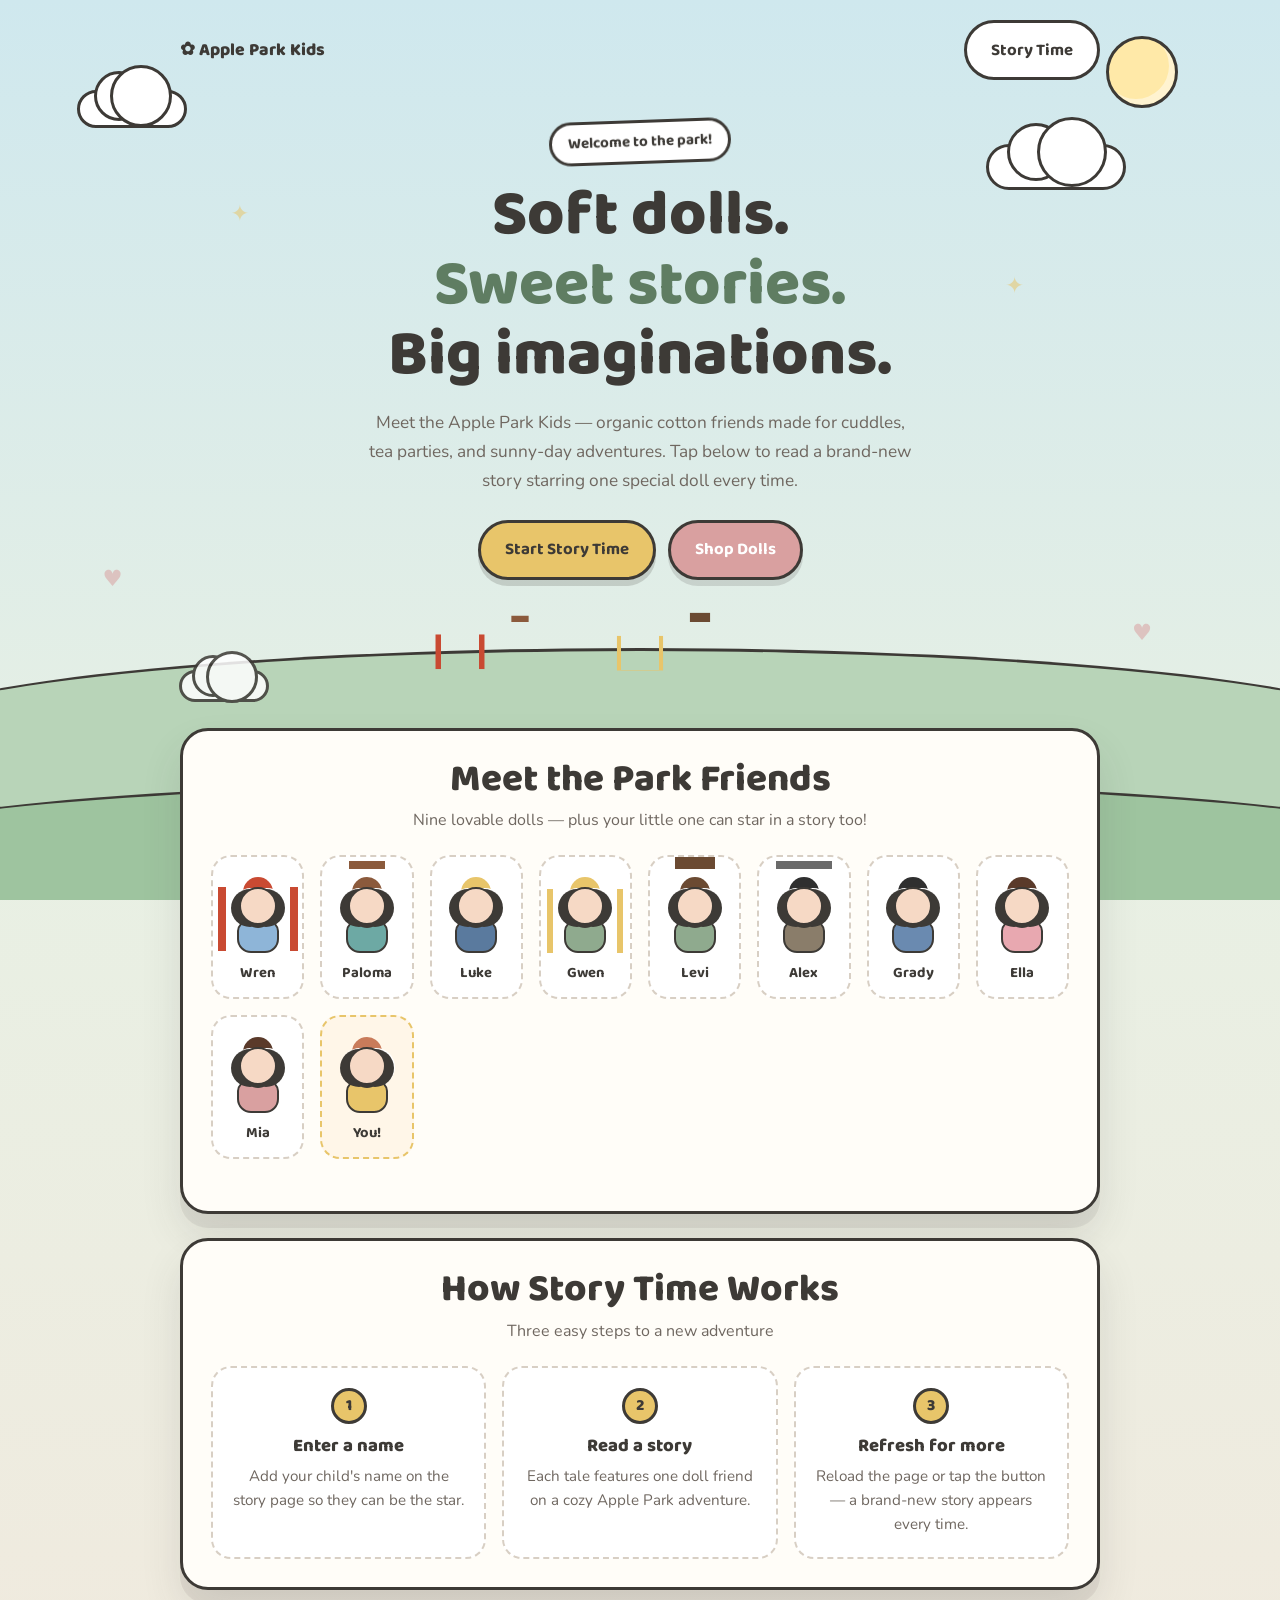
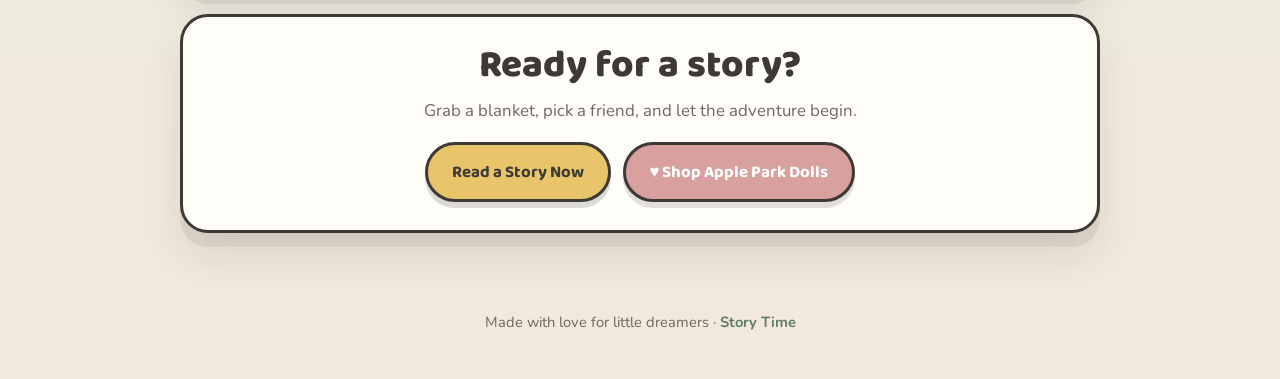
<file: index.html>
<!DOCTYPE html>
<html lang="en">
<head>
  <meta charset="UTF-8">
  <meta name="viewport" content="width=device-width, initial-scale=1.0">
  <title>Apple Park Kids — Welcome</title>
  <link rel="preconnect" href="https://fonts.googleapis.com">
  <link rel="preconnect" href="https://fonts.gstatic.com" crossorigin>
  <link href="https://fonts.googleapis.com/css2?family=Baloo+2:wght@500;600;700;800&family=Nunito:wght@400;600;700&display=swap" rel="stylesheet">
  <link rel="stylesheet" href="styles.css">
</head>
<body>
  <div class="bg-scene" aria-hidden="true">
    <div class="sun"></div>
    <div class="hill hill-back"></div>
    <div class="hill hill-front"></div>
    <div class="cloud cloud-1"></div>
    <div class="cloud cloud-2"></div>
    <div class="cloud cloud-3"></div>
    <div class="doodle doodle-star star-1">✦</div>
    <div class="doodle doodle-star star-2">✦</div>
    <div class="doodle doodle-heart heart-1">♥</div>
    <div class="doodle doodle-heart heart-2">♥</div>
  </div>

  <header class="top-nav">
    <a class="nav-logo" href="index.html">✿ Apple Park Kids</a>
    <a class="btn btn-soft nav-cta" href="story.html">Story Time</a>
  </header>

  <main class="page landing-page">
    <section class="landing-hero">
      <div class="hero-badge">Welcome to the park!</div>
      <h1>Soft dolls.<br><span>Sweet stories.</span><br>Big imaginations.</h1>
      <p class="hero-copy">
        Meet the Apple Park Kids — organic cotton friends made for cuddles,
        tea parties, and sunny-day adventures. Tap below to read a brand-new
        story starring one special doll every time.
      </p>
      <div class="hero-actions">
        <a class="btn btn-primary" href="story.html">Start Story Time</a>
        <a
          class="btn btn-shop"
          href="https://appleparkkids.com/?srsltid=AfmBOoqR38m2IW-x5I55hVAITCQpHzu-LRYU1S2SLIgJCenwOf2YPJiV"
          target="_blank"
          rel="noopener noreferrer"
        >
          Shop Dolls
        </a>
      </div>
      <div class="hero-dolls" aria-hidden="true">
        <div class="mini-doll doll-wren"></div>
        <div class="mini-doll doll-paloma"></div>
        <div class="mini-doll doll-luke"></div>
        <div class="mini-doll doll-gwen"></div>
        <div class="mini-doll doll-levi"></div>
        <div class="mini-doll doll-ella"></div>
        <div class="mini-doll doll-mia"></div>
      </div>
    </section>

    <section class="card friends-section">
      <div class="section-head">
        <h2>Meet the Park Friends</h2>
        <p>Nine lovable dolls — plus your little one can star in a story too!</p>
      </div>

      <div class="friends-grid">
        <div class="friend-card">
          <div class="doll doll-wren" aria-hidden="true"></div>
          <span>Wren</span>
        </div>
        <div class="friend-card">
          <div class="doll doll-paloma" aria-hidden="true"></div>
          <span>Paloma</span>
        </div>
        <div class="friend-card">
          <div class="doll doll-luke" aria-hidden="true"></div>
          <span>Luke</span>
        </div>
        <div class="friend-card">
          <div class="doll doll-gwen" aria-hidden="true"></div>
          <span>Gwen</span>
        </div>
        <div class="friend-card">
          <div class="doll doll-levi" aria-hidden="true"></div>
          <span>Levi</span>
        </div>
        <div class="friend-card">
          <div class="doll doll-alex" aria-hidden="true"></div>
          <span>Alex</span>
        </div>
        <div class="friend-card">
          <div class="doll doll-grady" aria-hidden="true"></div>
          <span>Grady</span>
        </div>
        <div class="friend-card">
          <div class="doll doll-ella" aria-hidden="true"></div>
          <span>Ella</span>
        </div>
        <div class="friend-card">
          <div class="doll doll-mia" aria-hidden="true"></div>
          <span>Mia</span>
        </div>
        <div class="friend-card friend-card-you">
          <div class="doll doll-you" aria-hidden="true"></div>
          <span>You!</span>
        </div>
      </div>
    </section>

    <section class="card steps-section">
      <div class="section-head">
        <h2>How Story Time Works</h2>
        <p>Three easy steps to a new adventure</p>
      </div>

      <ol class="steps-list">
        <li class="step-card">
          <span class="step-num">1</span>
          <h3>Enter a name</h3>
          <p>Add your child's name on the story page so they can be the star.</p>
        </li>
        <li class="step-card">
          <span class="step-num">2</span>
          <h3>Read a story</h3>
          <p>Each tale features one doll friend on a cozy Apple Park adventure.</p>
        </li>
        <li class="step-card">
          <span class="step-num">3</span>
          <h3>Refresh for more</h3>
          <p>Reload the page or tap the button — a brand-new story appears every time.</p>
        </li>
      </ol>
    </section>

    <section class="cta-banner card">
      <h2>Ready for a story?</h2>
      <p>Grab a blanket, pick a friend, and let the adventure begin.</p>
      <div class="hero-actions">
        <a class="btn btn-primary" href="story.html">Read a Story Now</a>
        <a
          class="btn btn-shop"
          href="https://appleparkkids.com/?srsltid=AfmBOoqR38m2IW-x5I55hVAITCQpHzu-LRYU1S2SLIgJCenwOf2YPJiV"
          target="_blank"
          rel="noopener noreferrer"
        >
          ♥ Shop Apple Park Dolls
        </a>
      </div>
    </section>
  </main>

  <footer class="site-footer">
    <p>Made with love for little dreamers · <a href="story.html">Story Time</a></p>
  </footer>
</body>
</html>
</file>
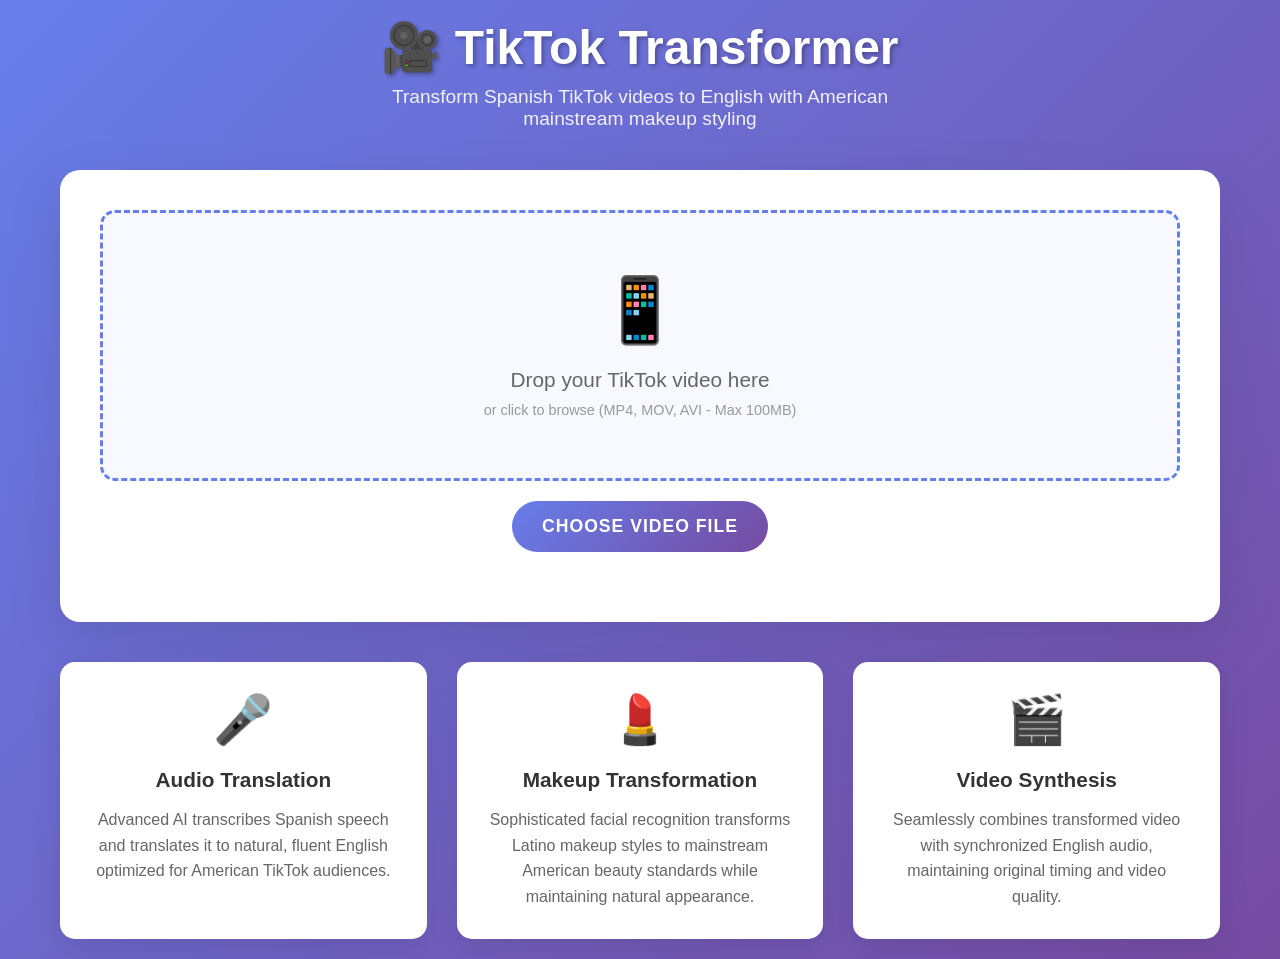
<file: templates/index.html>
<!DOCTYPE html>
<html lang="en">
<head>
    <meta charset="UTF-8">
    <meta name="viewport" content="width=device-width, initial-scale=1.0">
    <title>TikTok Video Translator & Makeup Transformer</title>
    <style>
        * {
            margin: 0;
            padding: 0;
            box-sizing: border-box;
        }

        body {
            font-family: 'Segoe UI', Tahoma, Geneva, Verdana, sans-serif;
            background: linear-gradient(135deg, #667eea 0%, #764ba2 100%);
            min-height: 100vh;
            color: #333;
        }

        .container {
            max-width: 1200px;
            margin: 0 auto;
            padding: 20px;
        }

        .header {
            text-align: center;
            color: white;
            margin-bottom: 40px;
        }

        .header h1 {
            font-size: 3rem;
            margin-bottom: 10px;
            text-shadow: 2px 2px 4px rgba(0,0,0,0.3);
        }

        .header p {
            font-size: 1.2rem;
            opacity: 0.9;
            max-width: 600px;
            margin: 0 auto;
        }

        .main-card {
            background: white;
            border-radius: 20px;
            padding: 40px;
            box-shadow: 0 20px 60px rgba(0,0,0,0.1);
            margin-bottom: 30px;
        }

        .upload-section {
            text-align: center;
            margin-bottom: 30px;
        }

        .upload-area {
            border: 3px dashed #667eea;
            border-radius: 15px;
            padding: 60px 40px;
            background: #f8f9ff;
            cursor: pointer;
            transition: all 0.3s ease;
            margin-bottom: 20px;
        }

        .upload-area:hover {
            border-color: #764ba2;
            background: #f0f2ff;
            transform: translateY(-2px);
        }

        .upload-area.dragover {
            border-color: #4CAF50;
            background: #e8f5e8;
        }

        .upload-icon {
            font-size: 4rem;
            color: #667eea;
            margin-bottom: 20px;
        }

        .upload-text {
            font-size: 1.3rem;
            color: #666;
            margin-bottom: 10px;
        }

        .upload-subtext {
            color: #999;
            font-size: 0.9rem;
        }

        #fileInput {
            display: none;
        }

        .btn {
            background: linear-gradient(135deg, #667eea 0%, #764ba2 100%);
            color: white;
            border: none;
            padding: 15px 30px;
            border-radius: 50px;
            font-size: 1.1rem;
            cursor: pointer;
            transition: all 0.3s ease;
            text-transform: uppercase;
            letter-spacing: 1px;
            font-weight: 600;
        }

        .btn:hover {
            transform: translateY(-2px);
            box-shadow: 0 10px 25px rgba(102, 126, 234, 0.3);
        }

        .btn:disabled {
            opacity: 0.6;
            cursor: not-allowed;
            transform: none;
        }

        .progress-section {
            display: none;
            margin-top: 30px;
        }

        .progress-bar {
            width: 100%;
            height: 20px;
            background: #e0e0e0;
            border-radius: 10px;
            overflow: hidden;
            margin-bottom: 15px;
        }

        .progress-fill {
            height: 100%;
            background: linear-gradient(90deg, #667eea 0%, #764ba2 100%);
            width: 0%;
            transition: width 0.3s ease;
            border-radius: 10px;
        }

        .progress-text {
            text-align: center;
            font-weight: 600;
            color: #666;
        }

        .status-message {
            text-align: center;
            padding: 15px;
            border-radius: 10px;
            margin-top: 20px;
            font-weight: 500;
        }

        .status-success {
            background: #d4edda;
            color: #155724;
            border: 1px solid #c3e6cb;
        }

        .status-error {
            background: #f8d7da;
            color: #721c24;
            border: 1px solid #f5c6cb;
        }

        .status-info {
            background: #cce7ff;
            color: #0c5460;
            border: 1px solid #b8daff;
        }

        .features {
            display: grid;
            grid-template-columns: repeat(auto-fit, minmax(300px, 1fr));
            gap: 30px;
            margin-top: 40px;
        }

        .feature-card {
            background: white;
            border-radius: 15px;
            padding: 30px;
            text-align: center;
            box-shadow: 0 10px 30px rgba(0,0,0,0.1);
            transition: transform 0.3s ease;
        }

        .feature-card:hover {
            transform: translateY(-5px);
        }

        .feature-icon {
            font-size: 3rem;
            margin-bottom: 20px;
        }

        .feature-title {
            font-size: 1.3rem;
            font-weight: 600;
            margin-bottom: 15px;
            color: #333;
        }

        .feature-description {
            color: #666;
            line-height: 1.6;
        }

        .download-section {
            display: none;
            text-align: center;
            margin-top: 30px;
        }

        .loading-spinner {
            border: 4px solid #f3f3f3;
            border-top: 4px solid #667eea;
            border-radius: 50%;
            width: 50px;
            height: 50px;
            animation: spin 1s linear infinite;
            margin: 20px auto;
        }

        @keyframes spin {
            0% { transform: rotate(0deg); }
            100% { transform: rotate(360deg); }
        }

        .video-preview {
            max-width: 100%;
            border-radius: 10px;
            margin: 20px 0;
        }

        @media (max-width: 768px) {
            .header h1 {
                font-size: 2rem;
            }
            
            .main-card {
                padding: 20px;
            }
            
            .upload-area {
                padding: 40px 20px;
            }
        }
    </style>
</head>
<body>
    <div class="container">
        <div class="header">
            <h1>🎥 TikTok Transformer</h1>
            <p>Transform Spanish TikTok videos to English with American mainstream makeup styling</p>
        </div>

        <div class="main-card">
            <div class="upload-section">
                <div class="upload-area" id="uploadArea">
                    <div class="upload-icon">📱</div>
                    <div class="upload-text">Drop your TikTok video here</div>
                    <div class="upload-subtext">or click to browse (MP4, MOV, AVI - Max 100MB)</div>
                </div>
                <input type="file" id="fileInput" accept="video/*">
                <button class="btn" id="uploadBtn" onclick="selectFile()">Choose Video File</button>
            </div>

            <div class="progress-section" id="progressSection">
                <div class="progress-bar">
                    <div class="progress-fill" id="progressFill"></div>
                </div>
                <div class="progress-text" id="progressText">0%</div>
                <div class="loading-spinner"></div>
                <div id="statusMessage" class="status-message status-info">
                    Processing your video...
                </div>
            </div>

            <div class="download-section" id="downloadSection">
                <h3>🎉 Your video is ready!</h3>
                <button class="btn" id="downloadBtn" onclick="downloadVideo()">Download Transformed Video</button>
            </div>
        </div>

        <div class="features">
            <div class="feature-card">
                <div class="feature-icon">🎤</div>
                <div class="feature-title">Audio Translation</div>
                <div class="feature-description">
                    Advanced AI transcribes Spanish speech and translates it to natural, fluent English optimized for American TikTok audiences.
                </div>
            </div>
            
            <div class="feature-card">
                <div class="feature-icon">💄</div>
                <div class="feature-title">Makeup Transformation</div>
                <div class="feature-description">
                    Sophisticated facial recognition transforms Latino makeup styles to mainstream American beauty standards while maintaining natural appearance.
                </div>
            </div>
            
            <div class="feature-card">
                <div class="feature-icon">🎬</div>
                <div class="feature-title">Video Synthesis</div>
                <div class="feature-description">
                    Seamlessly combines transformed video with synchronized English audio, maintaining original timing and video quality.
                </div>
            </div>
        </div>
    </div>

    <script>
        let currentJobId = null;
        
        // File upload handling
        const uploadArea = document.getElementById('uploadArea');
        const fileInput = document.getElementById('fileInput');
        const uploadBtn = document.getElementById('uploadBtn');
        const progressSection = document.getElementById('progressSection');
        const downloadSection = document.getElementById('downloadSection');
        
        // Drag and drop functionality
        uploadArea.addEventListener('dragover', (e) => {
            e.preventDefault();
            uploadArea.classList.add('dragover');
        });
        
        uploadArea.addEventListener('dragleave', () => {
            uploadArea.classList.remove('dragover');
        });
        
        uploadArea.addEventListener('drop', (e) => {
            e.preventDefault();
            uploadArea.classList.remove('dragover');
            const files = e.dataTransfer.files;
            if (files.length > 0) {
                handleFileUpload(files[0]);
            }
        });
        
        uploadArea.addEventListener('click', selectFile);
        
        fileInput.addEventListener('change', (e) => {
            if (e.target.files.length > 0) {
                handleFileUpload(e.target.files[0]);
            }
        });
        
        function selectFile() {
            fileInput.click();
        }
        
        function handleFileUpload(file) {
            // Validate file
            if (!file.type.startsWith('video/')) {
                showStatusMessage('Please select a valid video file.', 'error');
                return;
            }
            
            if (file.size > 100 * 1024 * 1024) { // 100MB
                showStatusMessage('File size must be less than 100MB.', 'error');
                return;
            }
            
            // Upload file
            uploadVideo(file);
        }
        
        function uploadVideo(file) {
            const formData = new FormData();
            formData.append('video', file);
            
            // Show progress section
            progressSection.style.display = 'block';
            downloadSection.style.display = 'none';
            uploadBtn.disabled = true;
            
            showStatusMessage('Uploading video...', 'info');
            
            fetch('/upload', {
                method: 'POST',
                body: formData
            })
            .then(response => response.json())
            .then(data => {
                if (data.job_id) {
                    currentJobId = data.job_id;
                    showStatusMessage('Upload successful! Starting processing...', 'info');
                    monitorProgress();
                } else {
                    throw new Error(data.error || 'Upload failed');
                }
            })
            .catch(error => {
                showStatusMessage('Upload failed: ' + error.message, 'error');
                resetUI();
            });
        }
        
        function monitorProgress() {
            if (!currentJobId) return;
            
            fetch(`/status/${currentJobId}`)
            .then(response => response.json())
            .then(data => {
                updateProgress(data.progress || 0);
                showStatusMessage(data.message || 'Processing...', 'info');
                
                if (data.status === 'completed') {
                    showStatusMessage('Processing completed successfully!', 'success');
                    showDownloadSection();
                } else if (data.status === 'error') {
                    showStatusMessage('Error: ' + data.message, 'error');
                    resetUI();
                } else {
                    // Continue monitoring
                    setTimeout(monitorProgress, 2000);
                }
            })
            .catch(error => {
                showStatusMessage('Error checking status: ' + error.message, 'error');
                resetUI();
            });
        }
        
        function updateProgress(percentage) {
            const progressFill = document.getElementById('progressFill');
            const progressText = document.getElementById('progressText');
            
            progressFill.style.width = percentage + '%';
            progressText.textContent = Math.round(percentage) + '%';
        }
        
        function showStatusMessage(message, type) {
            const statusMessage = document.getElementById('statusMessage');
            statusMessage.textContent = message;
            statusMessage.className = `status-message status-${type}`;
        }
        
        function showDownloadSection() {
            downloadSection.style.display = 'block';
            document.querySelector('.loading-spinner').style.display = 'none';
        }
        
        function downloadVideo() {
            if (!currentJobId) return;
            
            window.open(`/download/${currentJobId}`, '_blank');
        }
        
        function resetUI() {
            uploadBtn.disabled = false;
            progressSection.style.display = 'none';
            downloadSection.style.display = 'none';
            currentJobId = null;
        }
    </script>
</body>
</html>
</file>
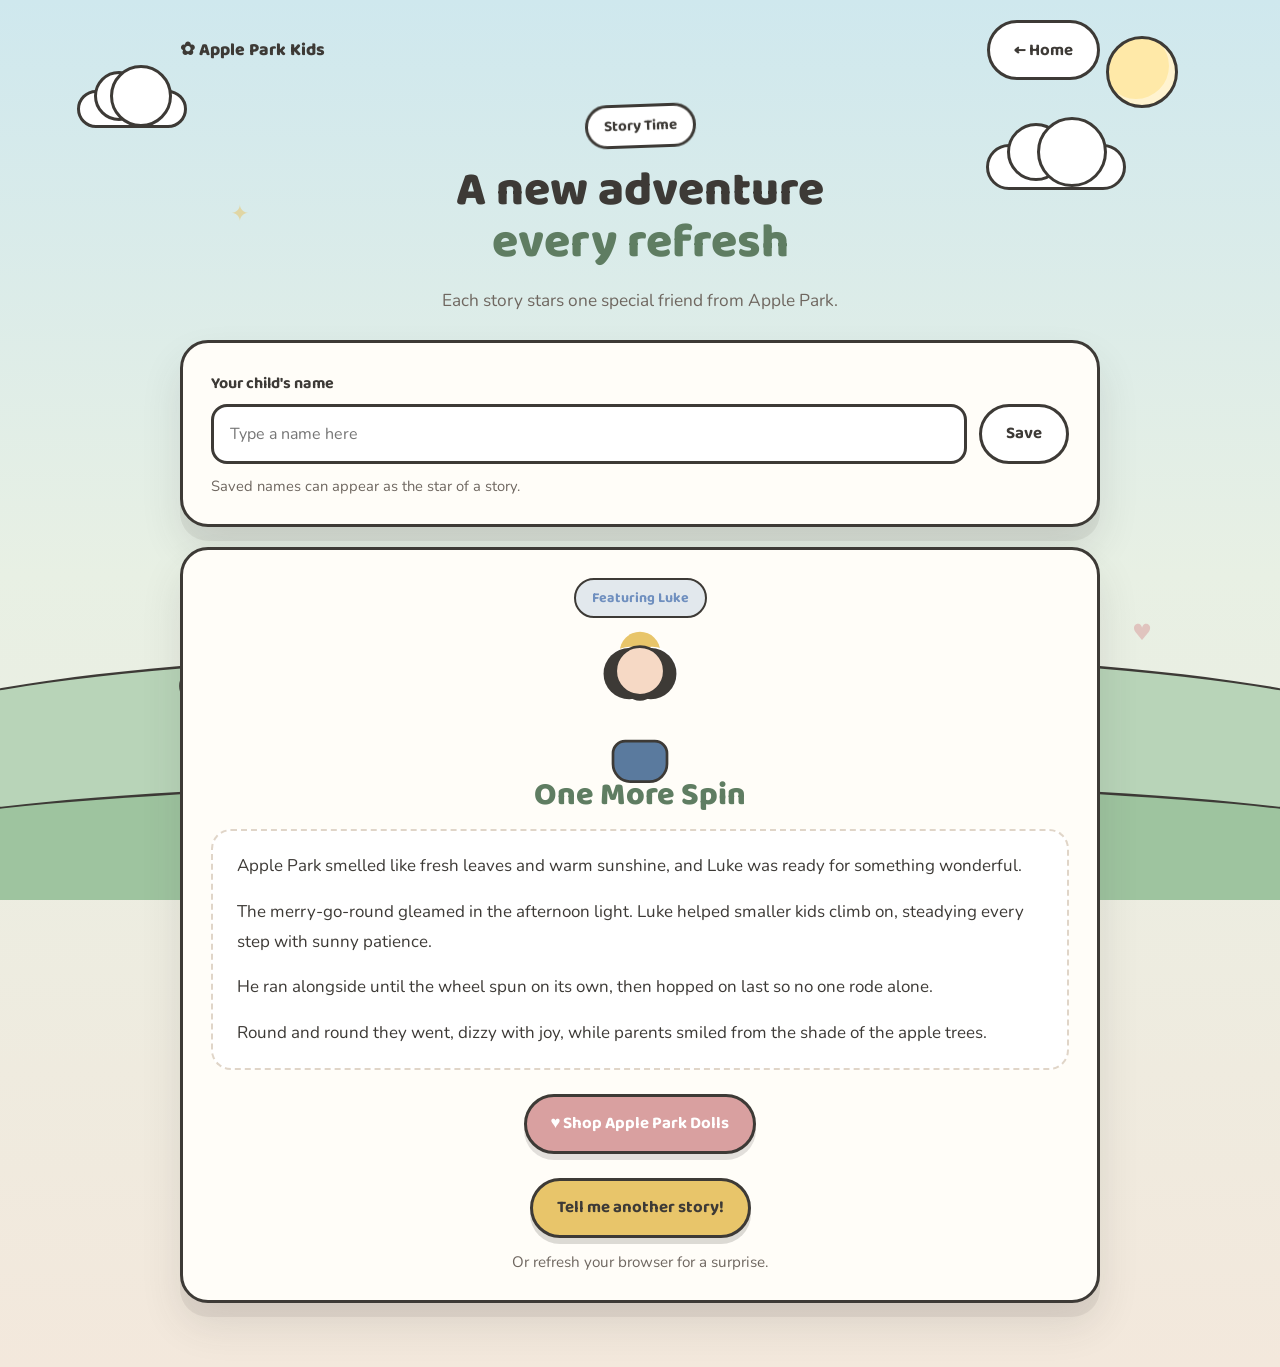
<file: story.html>
<!DOCTYPE html>
<html lang="en">
<head>
  <meta charset="UTF-8">
  <meta name="viewport" content="width=device-width, initial-scale=1.0">
  <title>Apple Park Kids — Story Time</title>
  <link rel="preconnect" href="https://fonts.googleapis.com">
  <link rel="preconnect" href="https://fonts.gstatic.com" crossorigin>
  <link href="https://fonts.googleapis.com/css2?family=Baloo+2:wght@500;600;700;800&family=Nunito:wght@400;600;700&display=swap" rel="stylesheet">
  <link rel="stylesheet" href="styles.css">
</head>
<body>
  <div class="bg-scene" aria-hidden="true">
    <div class="sun"></div>
    <div class="hill hill-back"></div>
    <div class="hill hill-front"></div>
    <div class="cloud cloud-1"></div>
    <div class="cloud cloud-2"></div>
    <div class="cloud cloud-3"></div>
    <div class="doodle doodle-star star-1">✦</div>
    <div class="doodle doodle-heart heart-1">♥</div>
  </div>

  <header class="top-nav">
    <a class="nav-logo" href="index.html">✿ Apple Park Kids</a>
    <a class="btn btn-soft nav-cta" href="index.html">← Home</a>
  </header>

  <main class="page">
    <header class="story-header">
      <div class="hero-badge">Story Time</div>
      <h1>A new adventure<br><span>every refresh</span></h1>
      <p class="hero-copy">Each story stars one special friend from Apple Park.</p>
    </header>

    <section class="card settings">
      <label for="child-name">Your child's name</label>
      <div class="name-row">
        <input id="child-name" type="text" placeholder="Type a name here" maxlength="24" autocomplete="off">
        <button id="save-name" type="button" class="btn btn-soft">Save</button>
      </div>
      <p class="hint">Saved names can appear as the star of a story.</p>
    </section>

    <section class="story-section card" aria-live="polite">
      <article id="story-card" class="story-card">
        <div class="character-badge" id="character-badge"></div>
        <div class="story-doll-wrap">
          <div id="story-doll" class="doll" aria-hidden="true"></div>
        </div>
        <h2 id="story-title"></h2>
        <div id="story-body" class="story-body"></div>
        <div class="story-shop">
          <a
            href="https://appleparkkids.com/?srsltid=AfmBOoqR38m2IW-x5I55hVAITCQpHzu-LRYU1S2SLIgJCenwOf2YPJiV"
            target="_blank"
            rel="noopener noreferrer"
            class="btn btn-shop"
          >
            ♥ Shop Apple Park Dolls
          </a>
        </div>
      </article>

      <footer class="footer">
        <button id="refresh-btn" type="button" class="btn btn-primary">Tell me another story!</button>
        <p class="footer-note">Or refresh your browser for a surprise.</p>
      </footer>
    </section>
  </main>

  <script src="story.js"></script>
</body>
</html>
</file>
<file: styles.css>
:root {
  --cream: #fff8ef;
  --paper: #fffdf8;
  --ink: #3d3a36;
  --muted: #6f6760;
  --sage: #8faa8e;
  --sage-dark: #5f7d62;
  --teal: #6da9a4;
  --dusty-rose: #d9a0a0;
  --rust: #c97b5a;
  --mustard: #e8c56a;
  --sky: #cfe8ee;
  --outline: #3d3a36;
  --card-shadow: 0 14px 0 rgba(61, 58, 54, 0.08), 0 22px 40px rgba(61, 58, 54, 0.12);
  --radius: 28px;
  --stroke: 3px;
}

* {
  box-sizing: border-box;
}

html {
  scroll-behavior: smooth;
}

body {
  margin: 0;
  min-height: 100vh;
  font-family: "Nunito", system-ui, sans-serif;
  color: var(--ink);
  background: linear-gradient(180deg, var(--sky) 0%, #e8f0e4 42%, #f3e8dc 100%);
  overflow-x: hidden;
}

.bg-scene {
  position: fixed;
  inset: 0;
  pointer-events: none;
  overflow: hidden;
}

.sun {
  position: absolute;
  top: 4%;
  right: 8%;
  width: 72px;
  height: 72px;
  border-radius: 50%;
  background: #ffe9a8;
  border: var(--stroke) solid var(--outline);
  box-shadow: inset -6px -6px 0 rgba(255, 255, 255, 0.45);
}

.hill {
  position: absolute;
  left: -10%;
  width: 120%;
  border-radius: 50% 50% 0 0;
  border: var(--stroke) solid var(--outline);
  border-bottom: none;
}

.hill-back {
  bottom: 8%;
  height: 180px;
  background: #b8d4b8;
}

.hill-front {
  bottom: 0;
  height: 120px;
  background: #9ec49f;
}

.cloud {
  position: absolute;
  background: #fff;
  border: var(--stroke) solid var(--outline);
  border-radius: 999px;
}

.cloud::before,
.cloud::after {
  content: "";
  position: absolute;
  background: inherit;
  border: inherit;
  border-radius: 50%;
}

.cloud-1 {
  width: 110px;
  height: 38px;
  top: 10%;
  left: 6%;
}

.cloud-1::before {
  width: 44px;
  height: 44px;
  top: -22px;
  left: 14px;
}

.cloud-1::after {
  width: 56px;
  height: 56px;
  top: -28px;
  right: 12px;
}

.cloud-2 {
  width: 140px;
  height: 46px;
  top: 16%;
  right: 12%;
}

.cloud-2::before {
  width: 52px;
  height: 52px;
  top: -24px;
  left: 18px;
}

.cloud-2::after {
  width: 64px;
  height: 64px;
  top: -30px;
  right: 16px;
}

.cloud-3 {
  width: 90px;
  height: 32px;
  bottom: 22%;
  left: 14%;
  opacity: 0.85;
}

.cloud-3::before {
  width: 36px;
  height: 36px;
  top: -18px;
  left: 10px;
}

.cloud-3::after {
  width: 46px;
  height: 46px;
  top: -22px;
  right: 8px;
}

.doodle {
  position: absolute;
  font-size: 1.4rem;
  opacity: 0.55;
  animation: float 4s ease-in-out infinite;
}

.doodle-star {
  color: var(--mustard);
}

.doodle-heart {
  color: var(--dusty-rose);
}

.star-1 { top: 22%; left: 18%; animation-delay: 0s; }
.star-2 { top: 30%; right: 20%; animation-delay: 1.2s; }
.heart-1 { bottom: 28%; right: 10%; animation-delay: 0.6s; }
.heart-2 { bottom: 34%; left: 8%; animation-delay: 1.8s; }

@keyframes float {
  0%, 100% { transform: translateY(0) rotate(-6deg); }
  50% { transform: translateY(-8px) rotate(6deg); }
}

.top-nav {
  position: relative;
  z-index: 2;
  display: flex;
  align-items: center;
  justify-content: space-between;
  width: min(920px, calc(100% - 2rem));
  margin: 0 auto;
  padding: 1.25rem 0 0;
}

.nav-logo {
  font-family: "Baloo 2", cursive;
  font-weight: 800;
  font-size: 1.1rem;
  color: var(--ink);
  text-decoration: none;
}

.nav-cta {
  padding: 0.55rem 1.1rem;
  font-size: 0.95rem;
}

.page {
  position: relative;
  z-index: 1;
  width: min(920px, calc(100% - 2rem));
  margin: 0 auto;
  padding: 1.5rem 0 4rem;
}

.landing-page .landing-hero {
  padding-top: 1rem;
}

.hero-actions {
  display: flex;
  flex-wrap: wrap;
  justify-content: center;
  gap: 0.75rem;
}

.steps-section {
  margin-top: 1.5rem;
}

.steps-list {
  list-style: none;
  margin: 0;
  padding: 0;
  display: grid;
  grid-template-columns: repeat(auto-fit, minmax(200px, 1fr));
  gap: 1rem;
}

.step-card {
  background: #fff;
  border: 2px dashed #d8cfc4;
  border-radius: 20px;
  padding: 1.25rem;
  text-align: center;
}

.step-num {
  display: inline-flex;
  align-items: center;
  justify-content: center;
  width: 36px;
  height: 36px;
  border: var(--stroke) solid var(--outline);
  border-radius: 50%;
  background: var(--mustard);
  font-family: "Baloo 2", cursive;
  font-weight: 800;
  margin-bottom: 0.75rem;
}

.step-card h3 {
  margin: 0 0 0.5rem;
  font-size: 1.15rem;
}

.step-card p {
  margin: 0;
  font-size: 0.95rem;
  line-height: 1.6;
  color: var(--muted);
}

.cta-banner {
  margin-top: 1.5rem;
  text-align: center;
}

.cta-banner h2 {
  margin: 0;
  font-size: clamp(1.8rem, 4vw, 2.4rem);
}

.cta-banner p {
  margin: 0.75rem 0 1.25rem;
  color: var(--muted);
  font-size: 1.05rem;
}

.site-footer {
  position: relative;
  z-index: 1;
  text-align: center;
  padding: 0 1rem 2rem;
  color: var(--muted);
  font-size: 0.92rem;
}

.site-footer a {
  color: var(--sage-dark);
  font-weight: 700;
  text-decoration: none;
}

.story-header {
  text-align: center;
  margin-bottom: 1.25rem;
}

.story-header h1 {
  font-size: clamp(2rem, 5vw, 3rem);
}

.card {
  background: var(--paper);
  border: var(--stroke) solid var(--outline);
  border-radius: var(--radius);
  box-shadow: var(--card-shadow);
  padding: 1.75rem;
}

.landing-hero {
  text-align: center;
  padding: 2rem 0 1.5rem;
}

.hero-badge {
  display: inline-block;
  padding: 0.45rem 1rem;
  border: var(--stroke) solid var(--outline);
  border-radius: 999px;
  background: #fff;
  font-family: "Baloo 2", cursive;
  font-weight: 700;
  font-size: 0.95rem;
  margin-bottom: 1rem;
  transform: rotate(-2deg);
}

h1,
h2,
h3 {
  font-family: "Baloo 2", cursive;
  font-weight: 800;
  line-height: 1.1;
  color: var(--ink);
}

h1 {
  margin: 0;
  font-size: clamp(2.4rem, 7vw, 4rem);
}

h1 span {
  color: var(--sage-dark);
}

.hero-copy {
  max-width: 34rem;
  margin: 1rem auto 1.5rem;
  font-size: 1.08rem;
  line-height: 1.7;
  color: var(--muted);
}

.btn {
  display: inline-flex;
  align-items: center;
  justify-content: center;
  gap: 0.35rem;
  border: var(--stroke) solid var(--outline);
  border-radius: 999px;
  padding: 0.85rem 1.5rem;
  font-family: "Baloo 2", cursive;
  font-size: 1.05rem;
  font-weight: 700;
  text-decoration: none;
  cursor: pointer;
  transition: transform 0.15s ease, box-shadow 0.15s ease;
}

.btn:hover {
  transform: translateY(-2px) rotate(-1deg);
}

.btn:active {
  transform: translateY(0);
}

.btn-primary {
  background: var(--mustard);
  color: var(--ink);
  box-shadow: 0 6px 0 rgba(61, 58, 54, 0.18);
}

.btn-soft {
  background: #fff;
  color: var(--ink);
}

.btn-shop {
  background: var(--dusty-rose);
  color: #fff;
  box-shadow: 0 6px 0 rgba(61, 58, 54, 0.15);
}

.hero-dolls {
  display: flex;
  justify-content: center;
  gap: 0.5rem;
  margin-top: 2rem;
  flex-wrap: wrap;
}

.mini-doll {
  width: 52px;
  height: 68px;
  transform: scale(0.72);
  animation: bob 3s ease-in-out infinite;
}

.mini-doll:nth-child(2) { animation-delay: 0.3s; }
.mini-doll:nth-child(3) { animation-delay: 0.6s; }
.mini-doll:nth-child(4) { animation-delay: 0.9s; }
.mini-doll:nth-child(5) { animation-delay: 1.2s; }

@keyframes bob {
  0%, 100% { transform: scale(0.72) translateY(0); }
  50% { transform: scale(0.72) translateY(-6px); }
}

.friends-section {
  margin-top: 1.5rem;
}

.section-head {
  text-align: center;
  margin-bottom: 1.5rem;
}

.section-head h2 {
  margin: 0;
  font-size: clamp(1.8rem, 4vw, 2.4rem);
}

.section-head p {
  margin: 0.5rem 0 0;
  color: var(--muted);
}

.friends-grid {
  display: grid;
  grid-template-columns: repeat(auto-fit, minmax(88px, 1fr));
  gap: 1rem;
  margin-bottom: 1.5rem;
}

.friend-card {
  display: flex;
  flex-direction: column;
  align-items: center;
  gap: 0.5rem;
  padding: 0.75rem 0.5rem;
  border: 2px dashed #d8cfc4;
  border-radius: 20px;
  background: #fff;
  transition: transform 0.15s ease;
}

.friend-card:hover {
  transform: translateY(-3px) rotate(1deg);
  border-style: solid;
  border-color: var(--outline);
}

.friend-card span {
  font-family: "Baloo 2", cursive;
  font-size: 0.92rem;
  font-weight: 700;
}

.friend-card-you {
  background: #fff6e8;
  border-color: var(--mustard);
}

/* Cartoon doll base */
.doll {
  position: relative;
  width: 64px;
  height: 84px;
  --hair: #c45a3a;
  --outfit: #8eb5d8;
}

.doll::before {
  content: "";
  position: absolute;
  left: 50%;
  bottom: 0;
  transform: translateX(-50%);
  width: 38px;
  height: 28px;
  border: 2.5px solid var(--outline);
  border-radius: 10px 10px 14px 14px;
  background: var(--outfit, #8eb5d8);
  z-index: 1;
}

.doll::after {
  content: "";
  position: absolute;
  left: 50%;
  top: 18px;
  transform: translateX(-50%);
  width: 34px;
  height: 34px;
  border: 2.5px solid var(--outline);
  border-radius: 50%;
  background: #f6d9c5;
  z-index: 2;
}

.doll-wren { --hair: #c94a32; --outfit: #8eb5d8; }
.doll-paloma { --hair: #8b5a3c; --outfit: #6da9a4; }
.doll-luke { --hair: #e8c56a; --outfit: #5a7a9e; }
.doll-gwen { --hair: #e8c56a; --outfit: #8faa8e; }
.doll-levi { --hair: #6b4a32; --outfit: #8faa8e; }
.doll-alex { --hair: #2f2f2f; --outfit: #8a7d6a; }
.doll-grady { --hair: #2f2f2f; --outfit: #6a8ab0; }
.doll-ella { --hair: #5a3a2a; --outfit: #e8a8b0; }
.doll-mia { --hair: #5a3a2a; --outfit: #d9a0a0; }
.doll-you { --hair: #c97b5a; --outfit: #e8c56a; }

/* Hair bump on top */
.doll-wren::after,
.doll-paloma::after,
.doll-luke::after,
.doll-gwen::after,
.doll-levi::after,
.doll-alex::after,
.doll-grady::after,
.doll-ella::after,
.doll-mia::after,
.doll-you::after {
  box-shadow:
  /* left eye */ -8px 2px 0 0 var(--outline),
  /* right eye */ 8px 2px 0 0 var(--outline),
  /* eye shine left */ -7px 1px 0 0 #fff,
  /* eye shine right */ 9px 1px 0 0 #fff,
  /* smile */ 0 10px 0 -7px var(--outline),
  /* blush left */ -12px 8px 0 -9px rgba(232, 150, 140, 0.55),
  /* blush right */ 12px 8px 0 -9px rgba(232, 150, 140, 0.55),
  /* hair top */ 0 -14px 0 -4px var(--hair);
}

/* Pigtails for Wren */
.doll-wren {
  box-shadow:
    -18px 8px 0 -10px var(--hair),
    18px 8px 0 -10px var(--hair);
}

.doll-gwen {
  box-shadow:
    -16px 10px 0 -10px var(--hair),
    16px 10px 0 -10px var(--hair);
}

.doll-paloma {
  box-shadow: 0 -22px 0 -14px var(--hair);
}

.doll-levi {
  box-shadow: 0 -24px 0 -12px var(--hair);
}

.doll-alex {
  box-shadow: -8px -20px 0 -12px #6a6a6a, 8px -20px 0 -12px #6a6a6a;
}

.settings {
  margin-bottom: 1.25rem;
}

.settings label {
  display: block;
  font-family: "Baloo 2", cursive;
  font-weight: 700;
  margin-bottom: 0.5rem;
}

.name-row {
  display: flex;
  gap: 0.75rem;
}

input[type="text"] {
  flex: 1;
  border: var(--stroke) solid var(--outline);
  border-radius: 16px;
  padding: 0.8rem 1rem;
  font: inherit;
  background: #fff;
  color: var(--ink);
}

input[type="text"]:focus {
  outline: 3px solid rgba(143, 170, 142, 0.35);
}

.hint {
  margin: 0.75rem 0 0;
  font-size: 0.92rem;
  color: var(--muted);
}

.story-section {
  margin-top: 0;
}

.story-card {
  animation: fadeUp 0.7s ease;
  text-align: center;
}

@keyframes fadeUp {
  from {
    opacity: 0;
    transform: translateY(16px);
  }
  to {
    opacity: 1;
    transform: translateY(0);
  }
}

.character-badge {
  display: inline-block;
  padding: 0.45rem 1rem;
  border: 2px solid var(--outline);
  border-radius: 999px;
  background: #fff;
  font-family: "Baloo 2", cursive;
  font-size: 0.88rem;
  font-weight: 700;
  margin-bottom: 1rem;
}

.story-doll-wrap {
  display: flex;
  justify-content: center;
  margin: 0.5rem 0 1rem;
}

.story-doll-wrap .doll {
  width: 96px;
  height: 120px;
  transform: scale(1.35);
}

#story-title,
.story-card h2 {
  margin: 0 0 1rem;
  font-size: clamp(1.5rem, 4vw, 2rem);
  color: var(--sage-dark);
}

.story-body {
  text-align: left;
  background: #fff;
  border: 2px dashed #e0d5c8;
  border-radius: 20px;
  padding: 1.25rem 1.5rem;
}

.story-body p {
  margin: 0 0 1rem;
  font-size: 1.06rem;
  line-height: 1.75;
  color: var(--ink);
}

.story-body p:last-child {
  margin-bottom: 0;
}

.story-shop {
  margin-top: 1.5rem;
}

.footer {
  text-align: center;
  margin-top: 1.5rem;
}

.footer-note {
  margin: 0.85rem 0 0;
  color: var(--muted);
  font-size: 0.95rem;
}

button {
  font: inherit;
}

@media (max-width: 600px) {
  .name-row {
    flex-direction: column;
  }

  .page {
    width: min(920px, calc(100% - 1.25rem));
    padding-top: 1rem;
  }

  .card {
    padding: 1.25rem;
  }

  .friends-grid {
    grid-template-columns: repeat(3, 1fr);
    gap: 0.65rem;
  }
}
</file>
